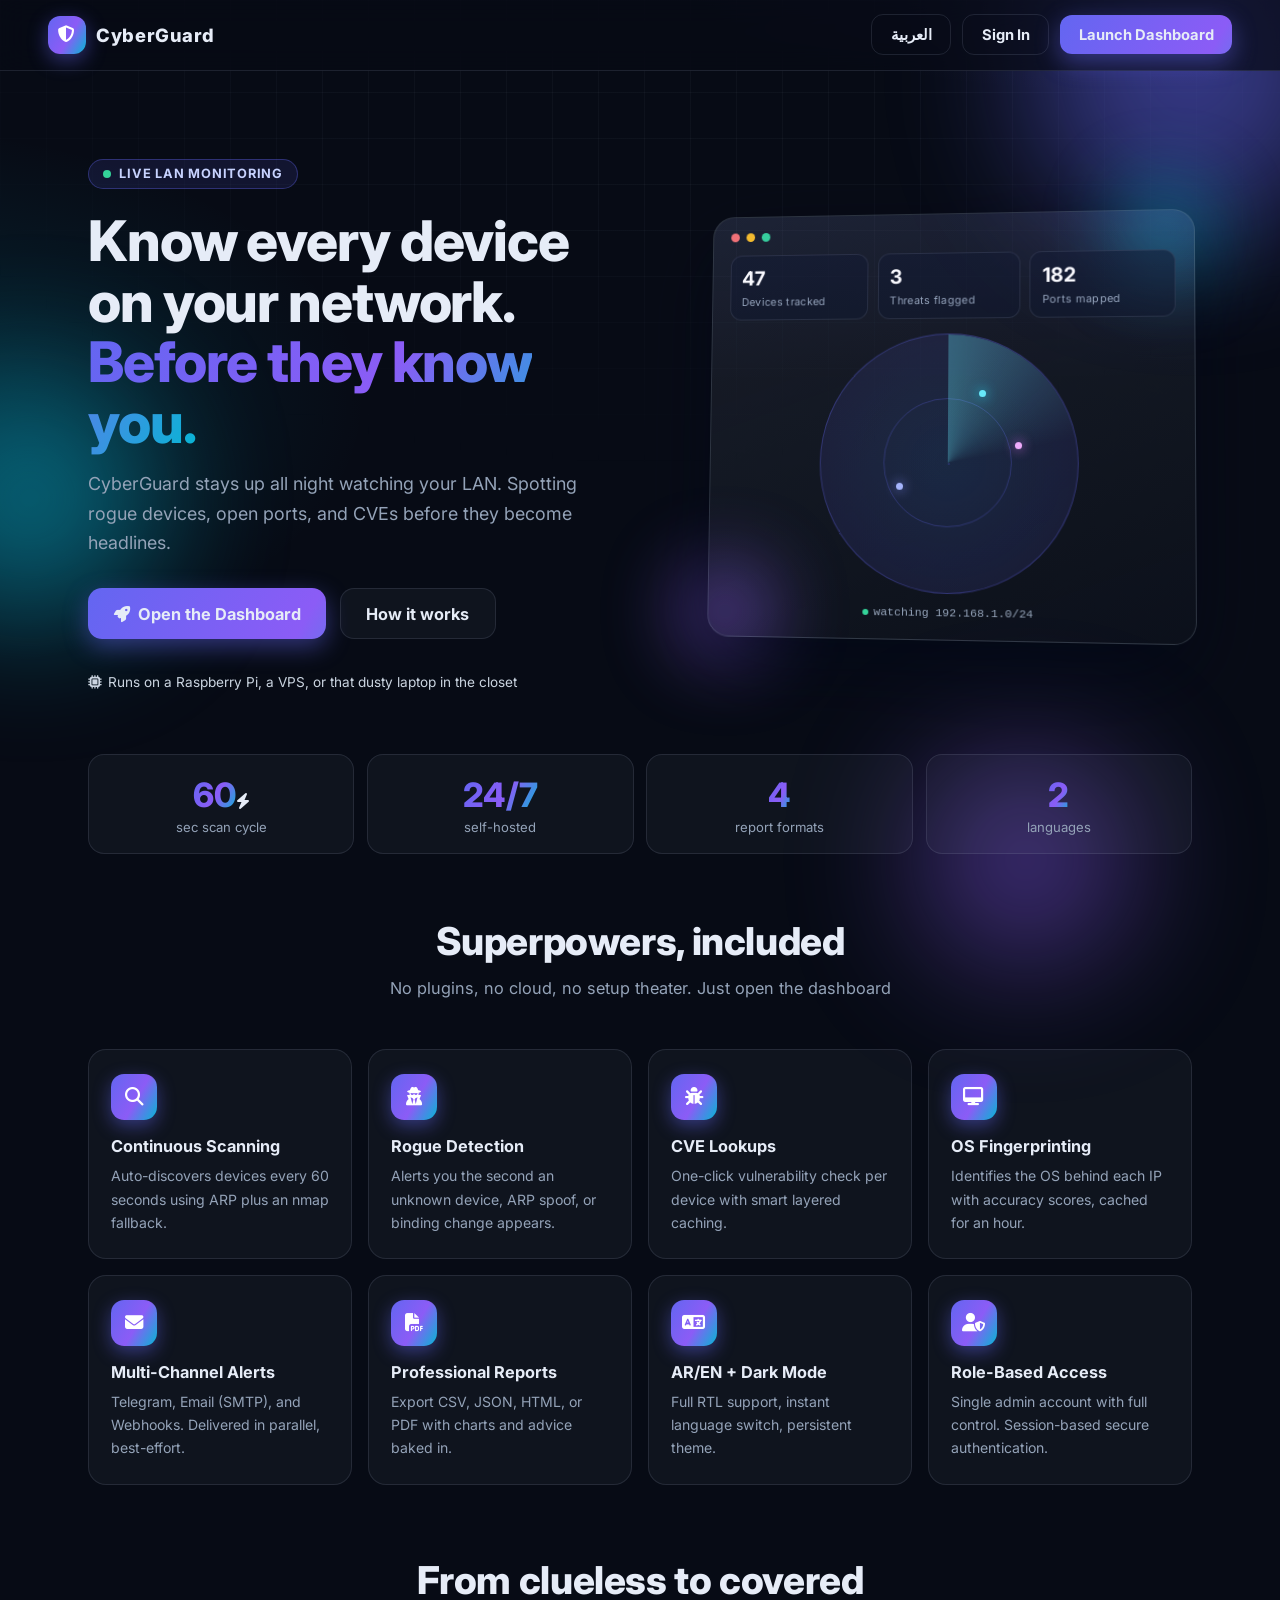
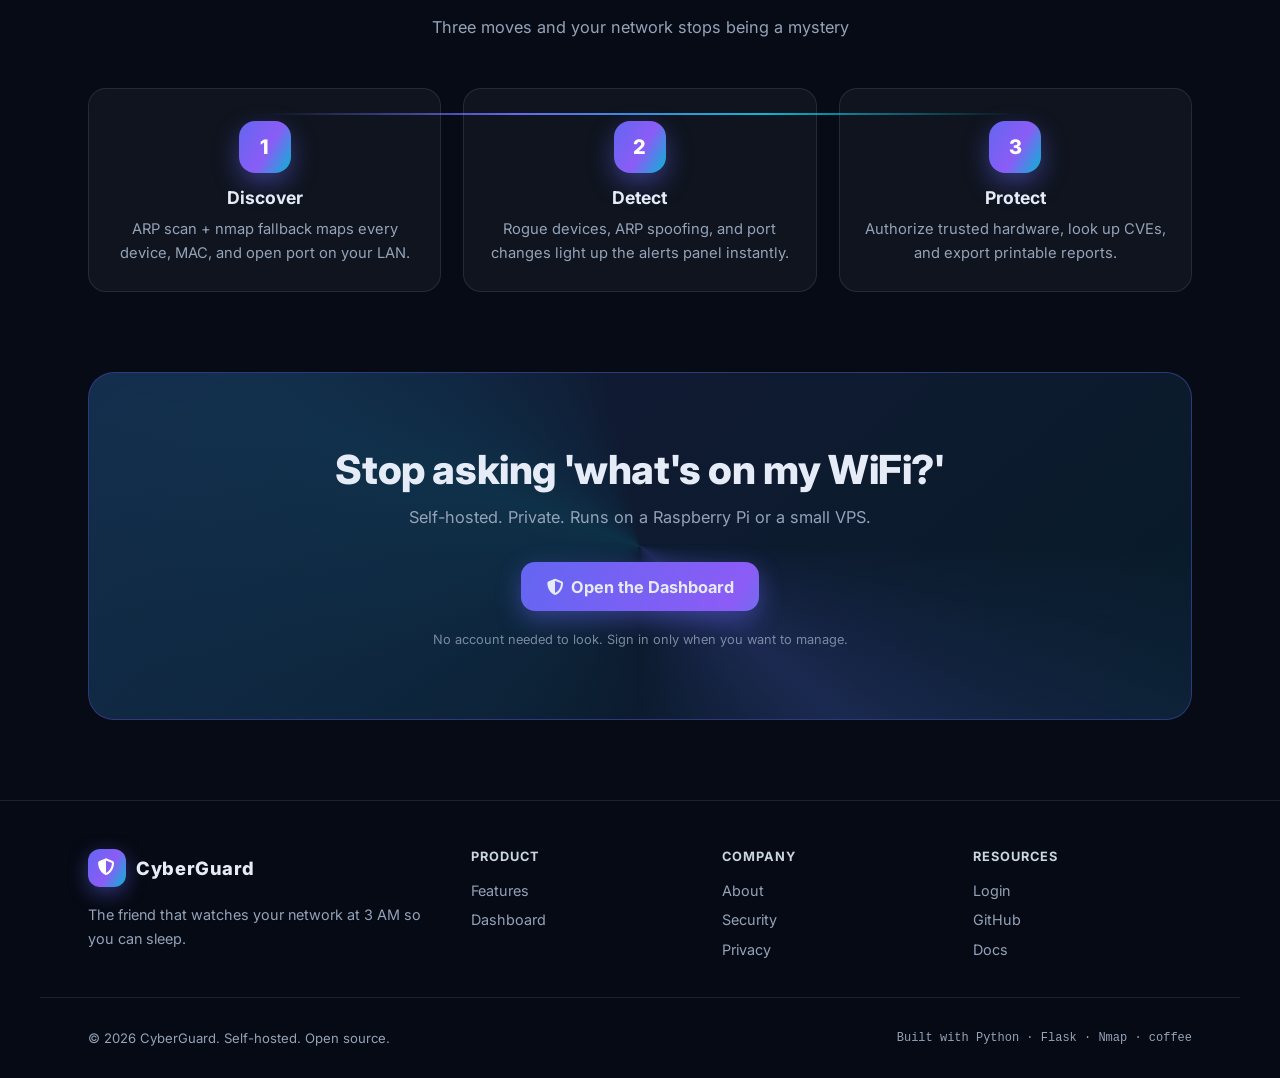
<file: frontend/landing.html>
<!DOCTYPE html>
<html lang="en" dir="ltr">
<head>
    <meta charset="UTF-8">
    <meta name="viewport" content="width=device-width, initial-scale=1.0">
    <meta name="description" content="CyberGuard - Network Security Monitoring">
    <title data-i18n="landing.brand">CyberGuard | Your LAN's paranoid roommate</title>
    <link rel="preconnect" href="https://fonts.googleapis.com">
    <link rel="preconnect" href="https://fonts.gstatic.com" crossorigin>
    <link href="https://fonts.googleapis.com/css2?family=Inter:wght@400;500;600;700;800&display=swap" rel="stylesheet">
    <link rel="stylesheet" href="https://cdnjs.cloudflare.com/ajax/libs/font-awesome/6.5.1/css/all.min.css">
    <link rel="stylesheet" href="css/pages.css">
    <script src="js/i18n.js"></script>
</head>
<body class="lp-page">
    <div class="lp-orb o1"></div>
    <div class="lp-orb o2"></div>
    <div class="lp-orb o3"></div>

    <header class="lp-nav">
        <a href="/" class="lp-logo">
            <span class="lp-logo-ic"><i class="fas fa-shield-halved"></i></span>
            <span data-i18n="landing.brand">CyberGuard</span>
        </a>
        <div class="lp-nav-actions">
            <button class="lp-btn lp-btn-ghost lp-lang-btn" id="lang-toggle" aria-label="Language">EN</button>
            <a href="/login" class="lp-btn lp-btn-ghost" data-i18n="landing.signIn">Sign In</a>
            <a href="/dashboard" class="lp-btn lp-btn-primary" data-i18n="landing.getStarted">Launch Dashboard</a>
        </div>
    </header>

    <main>
        <section class="lp-hero">
            <div class="lp-hero-content">
                <div class="lp-hero-badge">
                    <span class="lp-badge-dot"></span>
                    <span data-i18n="landing.badge">Live LAN monitoring</span>
                </div>
                <h1>
                    <span data-i18n="landing.headline">Know every device on your network.</span>
                    <span class="lp-hero-accent" data-i18n="landing.headlineAccent">Before they know you.</span>
                </h1>
                <p class="lead" data-i18n="landing.subtitle">CyberGuard stays up all night watching your LAN. Spotting rogue devices, open ports, and CVEs before they become headlines.</p>
                <div class="lp-hero-actions">
                    <a href="/dashboard" class="lp-btn lp-btn-primary lp-btn-lg">
                        <i class="fas fa-rocket"></i>
                        <span data-i18n="landing.startFree">Open the Dashboard</span>
                    </a>
                    <a href="#how" class="lp-btn lp-btn-outline lp-btn-lg" data-i18n="landing.watchDemo">How it works</a>
                </div>
                <div class="lp-hero-trust">
                    <span class="lp-trust-item"><i class="fas fa-microchip"></i> <span data-i18n="landing.trustedBy">Runs on a Raspberry Pi, a VPS, or that dusty laptop in the closet</span></span>
                </div>
            </div>

            <div class="lp-hero-visual">
                <div class="lp-orb-mini m1"></div>
                <div class="lp-orb-mini m2"></div>
                <div class="lp-frame">
                    <div class="lp-frame-bar"><span></span><span></span><span></span></div>
                    <div class="lp-frame-stats">
                        <div class="lp-mini-stat"><b data-count="47">0</b><span data-i18n="landing.devices">Devices tracked</span></div>
                        <div class="lp-mini-stat"><b data-count="3">0</b><span data-i18n="landing.alerts">Threats flagged</span></div>
                        <div class="lp-mini-stat"><b data-count="182">0</b><span data-i18n="landing.ports">Ports mapped</span></div>
                    </div>
                    <div class="lp-radar">
                        <div class="lp-radar-sweep"></div>
                        <span class="lp-radar-blip b1"></span>
                        <span class="lp-radar-blip b2"></span>
                        <span class="lp-radar-blip b3"></span>
                    </div>
                    <p class="lp-frame-note"><span class="lp-note-blip"></span>watching 192.168.1.0/24</p>
                </div>
            </div>
        </section>

        <section class="lp-strip">
            <div class="lp-strip-grid">
                <div class="lp-stat-cell"><span class="lp-stat-num" data-count="60">0</span><i class="fas fa-bolt"></i><div class="lp-stat-label" data-i18n="landing.scanSeconds">sec scan cycle</div></div>
                <div class="lp-stat-cell"><span class="lp-stat-num">24/7</span><div class="lp-stat-label" data-i18n="landing.selfHosted">self-hosted</div></div>
                <div class="lp-stat-cell"><span class="lp-stat-num" data-count="4">0</span><div class="lp-stat-label" data-i18n="landing.reportFormats">report formats</div></div>
                <div class="lp-stat-cell"><span class="lp-stat-num" data-count="2">0</span><div class="lp-stat-label" data-i18n="landing.languages">languages</div></div>
            </div>
        </section>

        <section id="features" class="lp-section">
            <div class="lp-section-head">
                <h2 data-i18n="landing.featuresTitle">Superpowers, included</h2>
                <p data-i18n="landing.featuresSubtitle">No plugins, no cloud, no setup theater. Just open the dashboard</p>
            </div>
            <div class="lp-features-grid">
                <article class="lp-feature">
                    <div class="lp-feature-ic"><i class="fas fa-magnifying-glass"></i></div>
                    <h3 data-i18n="landing.f1.title">Continuous Scanning</h3>
                    <p data-i18n="landing.f1.desc">Auto-discovers devices every 60 seconds using ARP plus an nmap fallback.</p>
                </article>
                <article class="lp-feature">
                    <div class="lp-feature-ic"><i class="fas fa-user-secret"></i></div>
                    <h3 data-i18n="landing.f2.title">Rogue Detection</h3>
                    <p data-i18n="landing.f2.desc">Alerts you the second an unknown device, ARP spoof, or binding change appears.</p>
                </article>
                <article class="lp-feature">
                    <div class="lp-feature-ic"><i class="fas fa-bug"></i></div>
                    <h3 data-i18n="landing.f3.title">CVE Lookups</h3>
                    <p data-i18n="landing.f3.desc">One-click vulnerability check per device with smart layered caching.</p>
                </article>
                <article class="lp-feature">
                    <div class="lp-feature-ic"><i class="fas fa-desktop"></i></div>
                    <h3 data-i18n="landing.f4.title">OS Fingerprinting</h3>
                    <p data-i18n="landing.f4.desc">Identifies the OS behind each IP with accuracy scores, cached for an hour.</p>
                </article>
                <article class="lp-feature">
                    <div class="lp-feature-ic"><i class="fas fa-envelope"></i></div>
                    <h3 data-i18n="landing.f5.title">Multi-Channel Alerts</h3>
                    <p data-i18n="landing.f5.desc">Telegram, Email (SMTP), and Webhooks. Delivered in parallel, best-effort.</p>
                </article>
                <article class="lp-feature">
                    <div class="lp-feature-ic"><i class="fas fa-file-pdf"></i></div>
                    <h3 data-i18n="landing.f6.title">Professional Reports</h3>
                    <p data-i18n="landing.f6.desc">Export CSV, JSON, HTML, or PDF with charts and advice baked in.</p>
                </article>
                <article class="lp-feature">
                    <div class="lp-feature-ic"><i class="fas fa-language"></i></div>
                    <h3 data-i18n="landing.f7.title">AR/EN + Dark Mode</h3>
                    <p data-i18n="landing.f7.desc">Full RTL support, instant language switch, persistent theme.</p>
                </article>
                <article class="lp-feature">
                    <div class="lp-feature-ic"><i class="fas fa-user-shield"></i></div>
                    <h3 data-i18n="landing.f8.title">Role-Based Access</h3>
                    <p data-i18n="landing.f8.desc">Single admin account with full control. Session-based secure authentication.</p>
                </article>
            </div>
        </section>

        <section id="how" class="lp-section" style="margin-top: 4.5rem;">
            <div class="lp-section-head">
                <h2 data-i18n="landing.stepsTitle">From clueless to covered</h2>
                <p data-i18n="landing.stepsSubtitle">Three moves and your network stops being a mystery</p>
            </div>
            <div class="lp-steps">
                <div class="lp-steps-line"></div>
                <div class="lp-step">
                    <div class="lp-step-num">1</div>
                    <h3 data-i18n="landing.step1.title">Discover</h3>
                    <p data-i18n="landing.step1.desc">ARP scan + nmap fallback maps every device, MAC, and open port on your LAN.</p>
                </div>
                <div class="lp-step">
                    <div class="lp-step-num">2</div>
                    <h3 data-i18n="landing.step2.title">Detect</h3>
                    <p data-i18n="landing.step2.desc">Rogue devices, ARP spoofing, and port changes light up the alerts panel instantly.</p>
                </div>
                <div class="lp-step">
                    <div class="lp-step-num">3</div>
                    <h3 data-i18n="landing.step3.title">Protect</h3>
                    <p data-i18n="landing.step3.desc">Authorize trusted hardware, look up CVEs, and export printable reports.</p>
                </div>
            </div>
        </section>

        <section class="lp-cta">
            <div class="lp-cta-card">
                <h2 data-i18n="landing.ctaTitle">Stop asking 'what's on my WiFi?'</h2>
                <p data-i18n="landing.ctaSubtitle">Self-hosted. Private. Runs on a Raspberry Pi or a small VPS.</p>
                <a href="/dashboard" class="lp-btn lp-btn-primary lp-btn-lg">
                    <i class="fas fa-shield-halved"></i>
                    <span data-i18n="landing.ctaButton">Open the Dashboard</span>
                </a>
                <p class="lp-cta-note" data-i18n="landing.ctaNote">No account needed to look. Sign in only when you want to manage.</p>
            </div>
        </section>
    </main>

    <footer class="lp-footer">
        <div class="lp-footer-grid">
            <div class="lp-footer-brand">
                <a href="/" class="lp-logo" style="margin-bottom: 1rem;">
                    <span class="lp-logo-ic"><i class="fas fa-shield-halved"></i></span>
                    <span data-i18n="landing.brand">CyberGuard</span>
                </a>
                <p data-i18n="landing.footerDesc">The friend that watches your network at 3 AM so you can sleep.</p>
            </div>
            <div>
                <h4 data-i18n="landing.product">Product</h4>
                <ul>
                    <li><a href="#features" data-i18n="landing.features">Features</a></li>
                    <li><a href="/dashboard" data-i18n="landing.dashboard">Dashboard</a></li>
                </ul>
            </div>
            <div>
                <h4 data-i18n="landing.company">Company</h4>
                <ul>
                    <li><a href="#" data-modal="about" data-i18n="landing.about">About</a></li>
                    <li><a href="#" data-modal="security" data-i18n="landing.security">Security</a></li>
                    <li><a href="#" data-modal="privacy" data-i18n="landing.privacy">Privacy</a></li>
                </ul>
            </div>
            <div>
                <h4 data-i18n="landing.resources">Resources</h4>
                <ul>
                    <li><a href="/login" data-i18n="landing.login">Login</a></li>
                    <li><a href="https://github.com" data-clip="git clone https://github.com/<you>/cyberwatch.git" data-i18n-title="lp.docs.copyHint" target="_blank" rel="noopener" data-i18n="landing.github">GitHub</a></li>
                    <li><a href="#" data-lp-docs data-i18n="landing.docs">Docs</a></li>
                </ul>
            </div>
        </div>
        <div class="lp-footer-bottom">
            <p data-i18n="landing.copyright">© 2026 CyberGuard. Self-hosted. Open source.</p>
            <span class="lp-built" data-i18n="landing.builtWith">Built with Python · Flask · Nmap · coffee</span>
        </div>
    </footer>

    <!-- Info modals: About / Security / Privacy -->
    <div class="lp-modal" id="lp-modal" hidden aria-hidden="true">
        <div class="lp-modal-backdrop" data-lp-close></div>
        <div class="lp-modal-card" role="dialog" aria-modal="true" aria-labelledby="lp-modal-title">
            <button class="lp-modal-x" id="lp-modal-close" aria-label="Close">
                <i class="fas fa-times"></i>
            </button>

            <div class="lp-panel" id="lp-panel-about">
                <div class="lp-panel-icon"><i class="fas fa-code-branch"></i></div>
                <h3 id="lp-modal-title" data-i18n="lp.about.title">About CyberGuard</h3>
                <p data-i18n="lp.about.body">CyberGuard started with a question: why does network security need a PhD, a VPN subscription, and a weekend of YAML? So we built a self-hosted watchdog that scans your LAN on its own schedule, spots what changed, and tells you what matters in plain words.</p>
                <div class="lp-chips">
                    <span class="lp-chip"><i class="fas fa-cloud"></i> <span data-i18n="lp.about.c1">0 cloud servers</span></span>
                    <span class="lp-chip"><i class="fas fa-bolt"></i> <span data-i18n="lp.about.c2">60 sec scan cycles</span></span>
                    <span class="lp-chip"><i class="fas fa-gauge-high"></i> <span data-i18n="lp.about.c3">1 dashboard</span></span>
                </div>
            </div>

            <div class="lp-panel" id="lp-panel-security" hidden>
                <div class="lp-panel-icon"><i class="fas fa-lock"></i></div>
                <h3 data-i18n="lp.security.title">Security posture</h3>
                <p data-i18n="lp.security.body">Everything runs on your machine. Scans stay inside your LAN, the admin dashboard lives behind a signed session, and nothing phones home. If a feature needs admin rights, it asks for them; if it does not, it leaves your privileges alone.</p>
                <div class="lp-chips">
                    <span class="lp-chip"><i class="fas fa-key"></i> <span data-i18n="lp.security.c1">Session-based auth</span></span>
                    <span class="lp-chip"><i class="fas fa-eye-slash"></i> <span data-i18n="lp.security.c2">No telemetry</span></span>
                    <span class="lp-chip"><i class="fas fa-database"></i> <span data-i18n="lp.security.c3">Local SQLite only</span></span>
                </div>
            </div>

            <div class="lp-panel" id="lp-panel-privacy" hidden>
                <div class="lp-panel-icon"><i class="fas fa-user-shield"></i></div>
                <h3 data-i18n="lp.privacy.title">Privacy promise</h3>
                <p data-i18n="lp.privacy.body">There is no data to sell, because nothing ever leaves home. The dashboard holds device IPs, MACs and ports for your own eyes only, and your preferences live in your browser, not on a server.</p>
                <div class="lp-chips">
                    <span class="lp-chip"><i class="fas fa-house-circle-check"></i> <span data-i18n="lp.privacy.c1">Data stays local</span></span>
                    <span class="lp-chip"><i class="fas fa-user-tag"></i> <span data-i18n="lp.privacy.c2">Anonymous usage</span></span>
                    <span class="lp-chip"><i class="fas fa-scroll"></i> <span data-i18n="lp.privacy.c3">The log is yours</span></span>
                </div>
            </div>

            <div class="lp-panel" id="lp-panel-docs" hidden>
                <div class="lp-panel-icon"><i class="fas fa-book-open"></i></div>
                <h3 data-i18n="lp.docs.title">Quick start</h3>
                <p data-i18n="lp.docs.body">Self-hosted in one command. No accounts to create, no cloud to sync.</p>
                <div class="lp-code">
                    <div class="lp-code-row" data-clip="pip install -r requirements.txt" title="Copy">
                        <span class="lp-code-num">1</span>
                        <code>pip install -r requirements.txt</code>
                        <span class="lp-code-copy"><i class="fas fa-copy"></i></span>
                    </div>
                    <div class="lp-code-row" data-clip="python backend/app.py" title="Copy">
                        <span class="lp-code-num">2</span>
                        <code>python backend/app.py</code>
                        <span class="lp-code-copy"><i class="fas fa-copy"></i></span>
                    </div>
                    <div class="lp-code-row" data-clip="http://localhost:5000" title="Copy">
                        <span class="lp-code-num">3</span>
                        <code>open http://localhost:5000</code>
                        <span class="lp-code-copy"><i class="fas fa-copy"></i></span>
                    </div>
                </div>
                <div class="lp-chips">
                    <span class="lp-chip"><i class="fas fa-server"></i> <span data-i18n="lp.docs.c1">Self-hosted</span></span>
                    <span class="lp-chip"><i class="fas fa-cloud-slash"></i> <span data-i18n="lp.docs.c2">No cloud</span></span>
                    <span class="lp-chip"><i class="fas fa-code"></i> <span data-i18n="lp.docs.c3">Open source</span></span>
                </div>
            </div>
        </div>
    </div>

    <!-- Floating toast for clipboard feedback -->
    <div class="lp-toast" id="lp-toast" hidden>
        <i class="fas fa-check"></i>
        <span></span>
    </div>

    <script>
        document.addEventListener('DOMContentLoaded', () => {
            // Info modals (About / Security / Privacy)
            const modal = document.getElementById('lp-modal');
            const closeBtn = document.getElementById('lp-modal-close');
            const openInfoModal = (name) => {
                document.querySelectorAll('.lp-panel').forEach((p) => {
                    p.hidden = p.id !== `lp-panel-${name}`;
                });
                modal.hidden = false;
                modal.setAttribute('aria-hidden', 'false');
                document.body.classList.add('lp-modal-open');
                closeBtn.focus();
            };
            const closeInfoModal = () => {
                modal.hidden = true;
                modal.setAttribute('aria-hidden', 'true');
                document.body.classList.remove('lp-modal-open');
            };
            document.querySelectorAll('[data-modal]').forEach((a) => {
                a.addEventListener('click', (e) => {
                    e.preventDefault();
                    openInfoModal(a.dataset.modal);
                });
            });
            closeBtn.addEventListener('click', closeInfoModal);
            modal.addEventListener('click', (e) => {
                if (e.target.closest('[data-lp-close]')) closeInfoModal();
            });
            document.addEventListener('keydown', (e) => {
                if (e.key === 'Escape' && !modal.hidden) closeInfoModal();
            });
            document.querySelectorAll('[data-lp-docs]').forEach((a) => {
                a.addEventListener('click', (e) => {
                    e.preventDefault();
                    openInfoModal('docs');
                });
            });

            // Clipboard: clone command + docs quick-start lines
            const toast = document.getElementById('lp-toast');
            const toastMsg = toast.querySelector('span');
            let toastTimer = null;
            const showToast = () => {
                toastMsg.textContent = document.documentElement.lang === 'ar'
                    ? 'تم النسخ إلى الحافظة'
                    : 'Copied to clipboard';
                toast.hidden = false;
                toast.classList.add('lp-toast-show');
                clearTimeout(toastTimer);
                toastTimer = setTimeout(() => {
                    toast.classList.remove('lp-toast-show');
                    toast.hidden = true;
                }, 2000);
            };
            document.querySelectorAll('[data-clip]').forEach((el) => {
                el.addEventListener('click', (e) => {
                    e.preventDefault();
                    const text = el.dataset.clip;
                    if (navigator.clipboard && navigator.clipboard.writeText) {
                        navigator.clipboard.writeText(text).then(showToast, showToast);
                    } else {
                        const ta = document.createElement('textarea');
                        ta.value = text;
                        document.body.appendChild(ta);
                        ta.select();
                        try { document.execCommand('copy'); } catch (err) {}
                        document.body.removeChild(ta);
                        showToast();
                    }
                });
            });

            // Animate numbers up once in view
            const counters = document.querySelectorAll('[data-count]');
            if ('IntersectionObserver' in window) {
                const io = new IntersectionObserver((entries) => {
                    entries.forEach((entry) => {
                        if (!entry.isIntersecting) return;
                        const el = entry.target;
                        io.unobserve(el);
                        const target = parseInt(el.dataset.count, 10);
                        const dur = 1200;
                        const start = performance.now();
                        const step = (now) => {
                            const p = Math.min((now - start) / dur, 1);
                            const eased = 1 - Math.pow(1 - p, 3);
                            el.textContent = Math.round(target * eased).toLocaleString();
                            if (p < 1) requestAnimationFrame(step);
                        };
                        requestAnimationFrame(step);
                    });
                }, { threshold: 0.4 });
                counters.forEach((el) => io.observe(el));
            } else {
                counters.forEach((el) => { el.textContent = el.dataset.count; });
            }
        });
    </script>
</body>
</html>
</file>
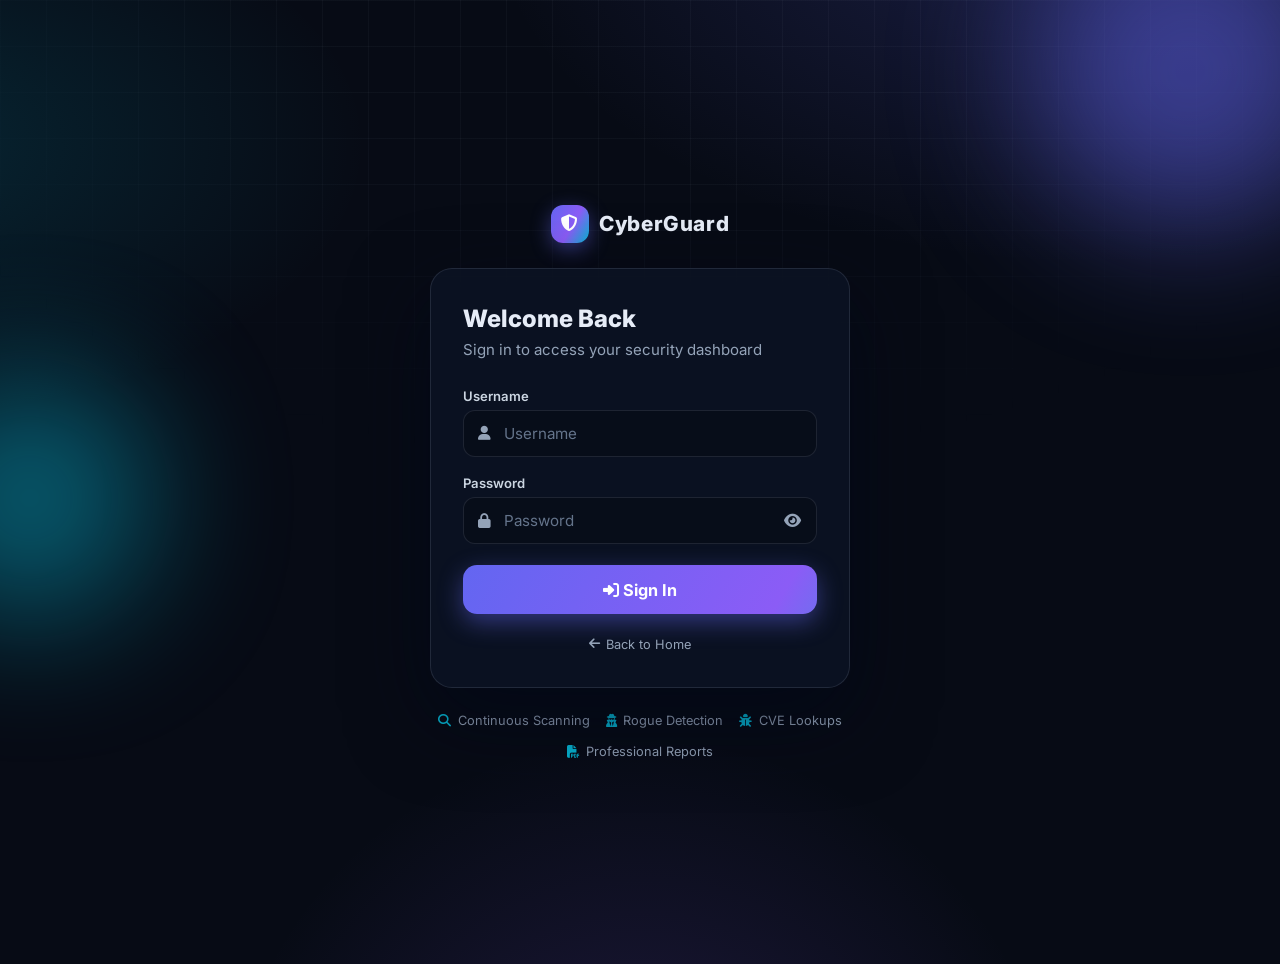
<file: frontend/login.html>
<!DOCTYPE html>
<html lang="en" dir="ltr">
<head>
    <meta charset="UTF-8">
    <meta name="viewport" content="width=device-width, initial-scale=1.0">
    <meta name="description" content="CyberGuard Login">
    <title data-i18n="login.title">CyberGuard | Sign In</title>
    <link rel="preconnect" href="https://fonts.googleapis.com">
    <link rel="preconnect" href="https://fonts.gstatic.com" crossorigin>
    <link href="https://fonts.googleapis.com/css2?family=Inter:wght@400;500;600;700;800&display=swap" rel="stylesheet">
    <link rel="stylesheet" href="https://cdnjs.cloudflare.com/ajax/libs/font-awesome/6.5.1/css/all.min.css">
    <link rel="stylesheet" href="css/pages.css">
    <script src="js/i18n.js"></script>
</head>
<body class="lp-page login">
    <div class="lp-orb o1"></div>
    <div class="lp-orb o2"></div>

    <div class="lp-login-wrap">
        <div class="lp-login-brand">
            <a href="/" class="lp-logo">
                <span class="lp-logo-ic"><i class="fas fa-shield-halved"></i></span>
                <span data-i18n="landing.brand">CyberGuard</span>
            </a>
        </div>

        <div class="lp-login-card">
            <h1 data-i18n="login.title">Welcome Back</h1>
            <p class="lp-login-sub" data-i18n="login.subtitle">Sign in to access your security dashboard</p>

            <form id="login-form" novalidate>
                <div class="lp-form-group">
                    <label for="login-username" class="lp-form-label" data-i18n="login.username">Username</label>
                    <div class="lp-input-wrap">
                        <i class="fas fa-user"></i>
                        <input type="text" id="login-username" name="username" autocomplete="username" required placeholder="admin" data-i18n-placeholder="login.username">
                    </div>
                </div>

                <div class="lp-form-group">
                    <label for="login-password" class="lp-form-label" data-i18n="login.password">Password</label>
                    <div class="lp-input-wrap">
                        <i class="fas fa-lock"></i>
                        <input type="password" id="login-password" name="password" autocomplete="current-password" required placeholder="••••••••" data-i18n-placeholder="login.password">
                        <button type="button" class="lp-pw-toggle" aria-label="Toggle password visibility">
                            <i class="fas fa-eye"></i>
                        </button>
                    </div>
                </div>

                <div class="lp-login-error" id="login-error" role="alert" aria-live="polite"></div>

                <button type="submit" class="lp-btn lp-btn-primary lp-btn-lg" id="login-btn">
                    <span class="btn-text"><i class="fas fa-sign-in-alt"></i> <span data-i18n="login.login">Sign In</span></span>
                    <span class="btn-loading" style="display: none;"><i class="fas fa-spinner fa-spin"></i> <span data-i18n="login.signingIn">Signing in...</span></span>
                </button>
            </form>

            <div class="lp-login-footer">
                <a href="/" class="back-home">
                    <i class="fas fa-arrow-left"></i>
                    <span data-i18n="landing.backHome">Back to Home</span>
                </a>
            </div>
        </div>

        <div class="lp-login-minis">
            <span class="lp-ministrip"><i class="fas fa-magnifying-glass"></i> <span data-i18n="landing.f1.title">Continuous Scanning</span></span>
            <span class="lp-ministrip"><i class="fas fa-user-secret"></i> <span data-i18n="landing.f2.title">Rogue Detection</span></span>
            <span class="lp-ministrip"><i class="fas fa-bug"></i> <span data-i18n="landing.f3.title">CVE Lookups</span></span>
            <span class="lp-ministrip"><i class="fas fa-file-pdf"></i> <span data-i18n="landing.f6.title">Professional Reports</span></span>
        </div>
    </div>

    <script src="js/i18n.js"></script>
    <script>
        document.addEventListener('DOMContentLoaded', () => {
            const toggleBtn = document.querySelector('.lp-pw-toggle');
            const passwordInput = document.getElementById('login-password');
            if (toggleBtn && passwordInput) {
                toggleBtn.addEventListener('click', () => {
                    const type = passwordInput.type === 'password' ? 'text' : 'password';
                    passwordInput.type = type;
                    toggleBtn.querySelector('i').classList.toggle('fa-eye');
                    toggleBtn.querySelector('i').classList.toggle('fa-eye-slash');
                });
            }

            const form = document.getElementById('login-form');
            const errorEl = document.getElementById('login-error');
            const btn = document.getElementById('login-btn');
            const btnText = btn.querySelector('.btn-text');
            const btnLoading = btn.querySelector('.btn-loading');

            form.addEventListener('submit', async (e) => {
                e.preventDefault();
                errorEl.style.display = 'none';
                errorEl.textContent = '';

                const username = document.getElementById('login-username').value.trim();
                const password = document.getElementById('login-password').value;

                if (!username || !password) {
                    showError(window.i18n ? window.i18n.t('login.invalid') : 'Please enter username and password');
                    return;
                }

                btn.disabled = true;
                btnText.style.display = 'none';
                btnLoading.style.display = 'inline-flex';

                try {
                    const res = await fetch('/api/login', {
                        method: 'POST',
                        headers: { 'Content-Type': 'application/json' },
                        credentials: 'include',
                        body: JSON.stringify({ username, password })
                    });

                    const data = await res.json();

                    if (res.ok && data.status === 'ok') {
                        window.location.href = '/dashboard';
                    } else {
                        showError(data.error || (window.i18n ? window.i18n.t('login.invalidToast') : 'Invalid credentials'));
                    }
                } catch (err) {
                    showError(window.i18n ? window.i18n.t('login.invalidToast') : 'Connection error. Please try again.');
                } finally {
                    btn.disabled = false;
                    btnText.style.display = 'inline-flex';
                    btnLoading.style.display = 'none';
                }
            });

            function showError(msg) {
                errorEl.textContent = msg;
                errorEl.style.display = 'flex';
                document.getElementById('login-username').focus();
            }

            document.getElementById('login-password').addEventListener('keydown', (e) => {
                if (e.key === 'Enter') document.getElementById('login-form').dispatchEvent(new Event('submit'));
            });
        });
    </script>
</body>
</html>
</file>
<file: frontend/css/pages.css>
/* ============================================================
   Public pages — Landing + Login (self-contained dark theme)
   These pages never inherit the dashboard light styles.
   ============================================================ */

.lp-page {
    --lp-bg: #070b15;
    --lp-bg-soft: #0c1220;
    --lp-card: rgba(148, 163, 184, 0.06);
    --lp-card-solid: #0d1526;
    --lp-border: rgba(148, 163, 184, 0.16);
    --lp-text: #e6ecf7;
    --lp-muted: #94a3b8;
    --lp-g1: #6366f1;
    --lp-g2: #8b5cf6;
    --lp-g3: #06b6d4;
    --lp-grad: linear-gradient(120deg, #6366f1, #8b5cf6 55%, #06b6d4);
    --lp-glow: rgba(99, 102, 241, 0.45);

    margin: 0;
    color: var(--lp-text);
    font-family: 'Inter', -apple-system, BlinkMacSystemFont, 'Segoe UI', sans-serif;
    background:
        radial-gradient(1000px 600px at 85% -10%, rgba(99, 102, 241, 0.22), transparent 60%),
        radial-gradient(900px 500px at -10% 15%, rgba(6, 182, 212, 0.16), transparent 55%),
        radial-gradient(700px 700px at 50% 120%, rgba(139, 92, 246, 0.18), transparent 60%),
        var(--lp-bg);
    overflow-x: hidden;
}

.lp-page::before {
    content: '';
    position: fixed;
    inset: 0;
    background-image:
        linear-gradient(rgba(148, 163, 184, 0.05) 1px, transparent 1px),
        linear-gradient(90deg, rgba(148, 163, 184, 0.05) 1px, transparent 1px);
    background-size: 46px 46px;
    mask-image: radial-gradient(ellipse 85% 70% at 50% 0%, #000 30%, transparent 75%);
    pointer-events: none;
    z-index: 0;
}

.lp-page * { box-sizing: border-box; }
.lp-page a { text-decoration: none; color: inherit; }
.lp-page img, .lp-page svg { display: block; max-width: 100%; }

/* cutie glow orbs floating around */
.lp-orb {
    position: fixed;
    border-radius: 50%;
    filter: blur(70px);
    opacity: 0.5;
    z-index: 0;
    pointer-events: none;
    animation: lp-float 14s ease-in-out infinite;
}
.lp-orb.o1 { width: 320px; height: 320px; top: -90px; right: -70px; background: #6366f1; }
.lp-orb.o2 { width: 240px; height: 240px; top: 42%; left: -90px; background: #06b6d4; animation-delay: -5s; }
.lp-orb.o3 { width: 200px; height: 200px; bottom: -60px; right: 12%; background: #8b5cf6; animation-delay: -9s; }
@keyframes lp-float {
    0%, 100% { transform: translate(0, 0) scale(1); }
    33% { transform: translate(18px, -26px) scale(1.08); }
    66% { transform: translate(-14px, 16px) scale(0.94); }
}

/* ---------------------------------------------------------- nav */
.lp-nav {
    position: sticky;
    top: 0;
    z-index: 40;
    display: flex;
    align-items: center;
    justify-content: space-between;
    gap: 1rem;
    padding: 0.9rem clamp(1.2rem, 4vw, 3rem);
    background: rgba(7, 11, 21, 0.72);
    backdrop-filter: blur(14px);
    -webkit-backdrop-filter: blur(14px);
    border-bottom: 1px solid var(--lp-border);
}
.lp-logo {
    display: flex;
    align-items: center;
    gap: 0.65rem;
    font-weight: 800;
    font-size: 1.15rem;
    letter-spacing: 0.03em;
}
.lp-logo-ic {
    display: inline-flex;
    align-items: center;
    justify-content: center;
    width: 38px;
    height: 38px;
    border-radius: 12px;
    background: var(--lp-grad);
    color: #fff;
    font-size: 1.05rem;
    box-shadow: 0 6px 20px var(--lp-glow);
}
.lp-nav-actions { display: flex; align-items: center; gap: 0.7rem; }

.lp-btn {
    display: inline-flex;
    align-items: center;
    gap: 0.5rem;
    padding: 0.65rem 1.15rem;
    border-radius: 12px;
    font-size: 0.92rem;
    font-weight: 700;
    color: var(--lp-text);
    background: var(--lp-card);
    border: 1px solid var(--lp-border);
    cursor: pointer;
    transition: transform 0.18s ease, box-shadow 0.18s ease, background 0.18s ease, border-color 0.18s ease;
    font-family: inherit;
}
.lp-btn:hover { transform: translateY(-2px); border-color: rgba(148, 163, 184, 0.34); }
.lp-btn-ghost { background: transparent; }
.lp-btn-primary {
    background: var(--lp-grad);
    background-size: 160% 160%;
    border: none;
    color: #fff;
    box-shadow: 0 8px 24px var(--lp-glow);
}
.lp-btn-primary:hover { background-position: 100% 50%; box-shadow: 0 10px 30px rgba(139, 92, 246, 0.55); }
.lp-btn-lg { padding: 0.9rem 1.6rem; font-size: 1.02rem; border-radius: 14px; }
.lp-btn-outline:hover {
    border-color: var(--lp-g1);
    box-shadow: 0 0 0 4px rgba(99, 102, 241, 0.15);
}
.lp-lang-btn { min-width: 2.6rem; justify-content: center; }

/* ---------------------------------------------------------- hero */
.lp-hero {
    position: relative;
    z-index: 1;
    display: grid;
    grid-template-columns: 1.05fr 0.95fr;
    align-items: center;
    gap: clamp(2rem, 6vw, 5rem);
    max-width: 1200px;
    margin: 0 auto;
    padding: clamp(3rem, 8vw, 5.5rem) clamp(1.2rem, 4vw, 3rem) 4rem;
}
.lp-hero-badge {
    display: inline-flex;
    align-items: center;
    gap: 0.5rem;
    padding: 0.42rem 0.9rem;
    border-radius: 999px;
    font-size: 0.8rem;
    font-weight: 700;
    letter-spacing: 0.06em;
    text-transform: uppercase;
    color: #c7d2fe;
    background: rgba(99, 102, 241, 0.12);
    border: 1px solid rgba(99, 102, 241, 0.35);
    margin-bottom: 1.4rem;
}
.lp-badge-dot {
    width: 8px;
    height: 8px;
    border-radius: 50%;
    background: #34d399;
    box-shadow: 0 0 0 0 rgba(52, 211, 153, 0.7);
    animation: lp-ping 2s infinite;
}
@keyframes lp-ping {
    0% { box-shadow: 0 0 0 0 rgba(52, 211, 153, 0.55); }
    70% { box-shadow: 0 0 0 10px rgba(52, 211, 153, 0); }
    100% { box-shadow: 0 0 0 0 rgba(52, 211, 153, 0); }
}
.lp-hero h1 {
    margin: 0 0 1rem;
    font-size: clamp(2rem, 5vw, 3.5rem);
    line-height: 1.08;
    font-weight: 800;
    letter-spacing: -0.02em;
}
.lp-hero-accent {
    background: var(--lp-grad);
    -webkit-background-clip: text;
    background-clip: text;
    color: transparent;
}
.lp-hero p.lead {
    margin: 0 0 1.9rem;
    color: var(--lp-muted);
    font-size: clamp(1rem, 2vw, 1.12rem);
    line-height: 1.65;
    max-width: 34rem;
}
.lp-hero-actions { display: flex; flex-wrap: wrap; gap: 0.85rem; margin-bottom: 2.2rem; }
.lp-hero-trust {
    display: flex;
    flex-wrap: wrap;
    align-items: center;
    gap: 0.6rem;
    color: var(--lp-muted);
    font-size: 0.85rem;
}
.lp-hero-trust .lp-trust-item {
    display: inline-flex;
    align-items: center;
    gap: 0.4rem;
    color: #cbd5e1;
}

/* hero mock dashboard */
.lp-hero-visual { position: relative; }
.lp-frame {
    position: relative;
    border-radius: 22px;
    background: linear-gradient(160deg, rgba(148, 163, 184, 0.12), rgba(148, 163, 184, 0.03));
    border: 1px solid rgba(148, 163, 184, 0.22);
    box-shadow: 0 30px 80px rgba(2, 6, 23, 0.6);
    padding: 1rem 1.1rem 1.2rem;
    overflow: hidden;
    transform: perspective(1200px) rotateY(-6deg) rotateX(3deg);
    transition: transform 0.35s ease;
}
.lp-frame:hover { transform: perspective(1200px) rotateY(0) rotateX(0); }
.lp-frame::before {
    content: '';
    position: absolute;
    inset: 0;
    background: linear-gradient(180deg, rgba(99, 102, 241, 0.06), transparent 40%);
}
.lp-frame-bar {
    display: flex;
    align-items: center;
    gap: 0.45rem;
    margin-bottom: 0.9rem;
}
.lp-frame-bar span { width: 9px; height: 9px; border-radius: 50%; background: #334155; }
.lp-frame-bar span:nth-child(1) { background: #f87171; }
.lp-frame-bar span:nth-child(2) { background: #fbbf24; }
.lp-frame-bar span:nth-child(3) { background: #34d399; }
.lp-frame-stats {
    display: grid;
    grid-template-columns: repeat(3, 1fr);
    gap: 0.6rem;
    margin-bottom: 0.9rem;
}
.lp-mini-stat {
    background: rgba(15, 23, 42, 0.55);
    border: 1px solid var(--lp-border);
    border-radius: 12px;
    padding: 0.65rem 0.7rem;
}
.lp-mini-stat b { display: block; font-size: 1.25rem; color: #fff; }
.lp-mini-stat span { font-size: 0.68rem; color: var(--lp-muted); letter-spacing: 0.03em; }

/* radar ring */
.lp-radar {
    position: relative;
    margin: 0 auto;
    width: min(100%, 260px);
    aspect-ratio: 1;
    border-radius: 50%;
    background: radial-gradient(circle, rgba(6, 182, 212, 0.06), rgba(7, 11, 21, 0) 70%),
        linear-gradient(rgba(99, 102, 241, 0.12), rgba(99, 102, 241, 0.12));
    border: 1px solid rgba(99, 102, 241, 0.32);
    overflow: hidden;
}
.lp-radar::before,
.lp-radar::after {
    content: '';
    position: absolute;
    border-radius: 50%;
    border: 1px solid rgba(99, 102, 241, 0.28);
}
.lp-radar::before { inset: 25%; }
.lp-radar::after { inset: 50%; }
.lp-radar-sweep {
    position: absolute;
    inset: 0;
    border-radius: 50%;
    background: conic-gradient(from 0deg, rgba(103, 232, 249, 0.32), rgba(103, 232, 249, 0) 22%);
    animation: lp-spin 4s linear infinite;
}
@keyframes lp-spin { to { transform: rotate(360deg); } }
.lp-radar-blip {
    position: absolute;
    width: 7px;
    height: 7px;
    border-radius: 50%;
    background: #67e8f9;
    box-shadow: 0 0 12px #22d3ee;
    animation: lp-blink 2.4s ease-in-out infinite;
}
.lp-radar-blip.b1 { top: 22%; left: 62%; }
.lp-radar-blip.b2 { top: 58%; left: 30%; animation-delay: 0.8s; background: #a5b4fc; box-shadow: 0 0 12px #818cf8; }
.lp-radar-blip.b3 { top: 42%; left: 76%; animation-delay: 1.5s; background: #f0abfc; box-shadow: 0 0 12px #e879f9; }
@keyframes lp-blink { 0%, 100% { opacity: 0.25; } 50% { opacity: 1; } }
.lp-frame-note {
    position: relative;
    margin: 0.8rem 0 0;
    font-family: ui-monospace, SFMono-Regular, Menlo, Consolas, monospace;
    font-size: 0.72rem;
    color: var(--lp-muted);
    text-align: center;
}
.lp-note-blip { display: inline-block; width: 6px; height: 6px; border-radius: 50%; background: #34d399; margin-right: 0.35rem; }

.lp-orb-mini {
    position: absolute;
    width: 90px;
    height: 90px;
    border-radius: 50%;
    filter: blur(40px);
    opacity: 0.6;
}
.lp-orb-mini.m1 { top: -24px; right: -18px; background: #06b6d4; }
.lp-orb-mini.m2 { bottom: -18px; left: -24px; background: #8b5cf6; }

/* ---------------------------------------------------------- stats strip */
.lp-strip {
    position: relative;
    z-index: 1;
    max-width: 1200px;
    margin: 0 auto 4rem;
    padding: 0 clamp(1.2rem, 4vw, 3rem);
}
.lp-strip-grid {
    display: grid;
    grid-template-columns: repeat(4, 1fr);
    gap: 0.8rem;
}
.lp-stat-cell {
    background: var(--lp-card);
    border: 1px solid var(--lp-border);
    border-radius: 16px;
    padding: 1.15rem 1.2rem;
    text-align: center;
    transition: transform 0.2s ease, border-color 0.2s ease;
}
.lp-stat-cell:hover { transform: translateY(-3px); border-color: rgba(99, 102, 241, 0.5); }
.lp-stat-num {
    font-size: clamp(1.5rem, 3vw, 2.1rem);
    font-weight: 800;
    background: var(--lp-grad);
    -webkit-background-clip: text;
    background-clip: text;
    color: transparent;
}
.lp-stat-label { font-size: 0.82rem; color: var(--lp-muted); margin-top: 0.25rem; }

/* ---------------------------------------------------------- sections */
.lp-section {
    position: relative;
    z-index: 1;
    max-width: 1200px;
    margin: 0 auto;
    padding: 0 clamp(1.2rem, 4vw, 3rem);
}
.lp-section-head { text-align: center; max-width: 44rem; margin: 0 auto 3rem; }
.lp-section-head h2 { font-size: clamp(1.6rem, 3.4vw, 2.4rem); font-weight: 800; margin: 0 0 0.7rem; letter-spacing: -0.01em; }
.lp-section-head p { color: var(--lp-muted); font-size: 1.02rem; line-height: 1.6; margin: 0; }

/* features */
.lp-features-grid {
    display: grid;
    grid-template-columns: repeat(4, 1fr);
    gap: 1rem;
}
.lp-feature {
    position: relative;
    background: var(--lp-card);
    border: 1px solid var(--lp-border);
    border-radius: 18px;
    padding: 1.5rem 1.35rem;
    transition: transform 0.22s ease, box-shadow 0.22s ease, border-color 0.22s ease;
    overflow: hidden;
}
.lp-feature::after {
    content: '';
    position: absolute;
    top: -40%;
    right: -40%;
    width: 120px;
    height: 120px;
    border-radius: 50%;
    background: var(--lp-grad);
    opacity: 0;
    filter: blur(40px);
    transition: opacity 0.3s ease;
}
.lp-feature:hover { transform: translateY(-6px); border-color: rgba(99, 102, 241, 0.45); box-shadow: 0 16px 40px rgba(2, 6, 23, 0.5); }
.lp-feature:hover::after { opacity: 0.35; }
.lp-feature-ic {
    display: inline-flex;
    align-items: center;
    justify-content: center;
    width: 46px;
    height: 46px;
    border-radius: 13px;
    font-size: 1.15rem;
    color: #fff;
    background: var(--lp-grad);
    margin-bottom: 1rem;
    box-shadow: 0 6px 18px var(--lp-glow);
    transition: transform 0.25s ease;
}
.lp-feature:hover .lp-feature-ic { transform: rotate(-8deg) scale(1.08); }
.lp-feature h3 { font-size: 1.02rem; font-weight: 700; margin: 0 0 0.5rem; }
.lp-feature p { margin: 0; color: var(--lp-muted); font-size: 0.88rem; line-height: 1.65; }

/* how it works */
.lp-steps {
    display: grid;
    grid-template-columns: repeat(3, 1fr);
    gap: 1.4rem;
    position: relative;
}
.lp-step {
    position: relative;
    background: var(--lp-card);
    border: 1px solid var(--lp-border);
    border-radius: 18px;
    padding: 2rem 1.5rem 1.6rem;
    text-align: center;
}
.lp-step-num {
    display: inline-flex;
    align-items: center;
    justify-content: center;
    width: 52px;
    height: 52px;
    margin: 0 auto 0.9rem;
    border-radius: 16px;
    font-weight: 800;
    font-size: 1.25rem;
    color: #fff;
    background: var(--lp-grad);
    box-shadow: 0 10px 26px var(--lp-glow);
}
.lp-step h3 { font-size: 1.1rem; margin: 0 0 0.55rem; }
.lp-step p { margin: 0; color: var(--lp-muted); font-size: 0.92rem; line-height: 1.65; }
.lp-steps-line {
    position: absolute;
    top: 25px;
    left: 16%;
    right: 16%;
    height: 2px;
    background: linear-gradient(90deg, transparent, var(--lp-g1), var(--lp-g3), transparent);
    z-index: -1;
}

/* cta */
.lp-cta {
    position: relative;
    z-index: 1;
    max-width: 1200px;
    margin: 5rem auto;
    padding: 0 clamp(1.2rem, 4vw, 3rem);
}
.lp-cta-card {
    position: relative;
    text-align: center;
    border-radius: 26px;
    padding: clamp(2.5rem, 6vw, 4.5rem) clamp(1.5rem, 5vw, 4rem);
    background: linear-gradient(140deg, rgba(99, 102, 241, 0.16), rgba(6, 182, 212, 0.1));
    border: 1px solid rgba(99, 102, 241, 0.4);
    overflow: hidden;
}
.lp-cta-card::before {
    content: '';
    position: absolute;
    inset: -40%;
    background: conic-gradient(from 90deg, transparent 0deg, rgba(99, 102, 241, 0.18) 40deg, transparent 90deg, rgba(6, 182, 212, 0.14) 200deg, transparent 260deg);
    animation: lp-spin 16s linear infinite;
    z-index: 0;
}
.lp-cta-card > * { position: relative; z-index: 1; }
.lp-cta-card h2 { font-size: clamp(1.6rem, 4vw, 2.5rem); font-weight: 800; margin: 0 0 0.8rem; letter-spacing: -0.01em; }
.lp-cta-card p { color: var(--lp-muted); font-size: 1.02rem; margin: 0 0 1.8rem; }
.lp-cta-card .lp-btn { margin: 0.4rem 0 0; }
.lp-cta-card .lp-cta-note { margin: 1.3rem 0 0; font-size: 0.8rem; color: var(--lp-muted); opacity: 0.8; }

/* ---------------------------------------------------------- footer */
.lp-footer {
    position: relative;
    z-index: 1;
    border-top: 1px solid var(--lp-border);
    background: rgba(7, 11, 21, 0.6);
    margin-top: 3rem;
}
.lp-footer-grid {
    max-width: 1200px;
    margin: 0 auto;
    display: grid;
    grid-template-columns: 1.6fr 1fr 1fr 1fr;
    gap: 2rem;
    padding: 3rem clamp(1.2rem, 4vw, 3rem) 2rem;
}
.lp-footer-brand p { color: var(--lp-muted); font-size: 0.9rem; line-height: 1.65; max-width: 22rem; }
.lp-footer h4 { font-size: 0.8rem; letter-spacing: 0.08em; text-transform: uppercase; color: #cbd5e1; margin: 0 0 1rem; }
.lp-footer ul { list-style: none; display: grid; gap: 0.6rem; margin: 0; padding: 0; }
.lp-footer ul a { color: var(--lp-muted); font-size: 0.9rem; transition: color 0.15s ease; }
.lp-footer ul a:hover { color: var(--lp-text); }
.lp-footer-bottom {
    max-width: 1200px;
    margin: 0 auto;
    display: flex;
    align-items: center;
    justify-content: space-between;
    flex-wrap: wrap;
    gap: 0.6rem;
    padding: 1.2rem clamp(1.2rem, 4vw, 3rem);
    border-top: 1px solid var(--lp-border);
    color: var(--lp-muted);
    font-size: 0.82rem;
}
.lp-built { font-family: ui-monospace, SFMono-Regular, Menlo, Consolas, monospace; font-size: 0.75rem; }

/* ============================================================
   Login page
   ============================================================ */
.lp-page.login {
    display: flex;
    align-items: center;
    justify-content: center;
    min-height: 100vh;
    padding: 2rem 1.2rem;
}
.lp-login-wrap { position: relative; z-index: 1; width: 100%; max-width: 420px; }
.lp-login-brand {
    display: flex;
    justify-content: center;
    margin-bottom: 1.6rem;
}
.lp-login-brand .lp-logo { font-size: 1.3rem; }
.lp-login-card {
    background: rgba(13, 21, 38, 0.75);
    border: 1px solid var(--lp-border);
    border-radius: 22px;
    padding: 2.2rem 2rem;
    backdrop-filter: blur(16px);
    -webkit-backdrop-filter: blur(16px);
    box-shadow: 0 30px 80px rgba(2, 6, 23, 0.6);
}
.lp-login-card h1 { font-size: 1.5rem; font-weight: 800; margin: 0 0 0.4rem; }
.lp-login-card .lp-login-sub { color: var(--lp-muted); font-size: 0.94rem; margin: 0 0 1.8rem; }
.lp-form-group { margin-bottom: 1.15rem; }
.lp-form-label { display: block; font-size: 0.82rem; font-weight: 600; color: #cbd5e1; margin-bottom: 0.4rem; }
.lp-input-wrap { position: relative; }
.lp-input-wrap > i {
    position: absolute;
    left: 0.95rem;
    top: 50%;
    transform: translateY(-50%);
    color: var(--lp-muted);
    font-size: 0.9rem;
}
.lp-input-wrap input {
    width: 100%;
    padding: 0.8rem 0.95rem 0.8rem 2.5rem;
    border-radius: 12px;
    border: 1px solid var(--lp-border);
    background: rgba(7, 11, 21, 0.6);
    color: var(--lp-text);
    font-size: 0.95rem;
    font-family: inherit;
    outline: none;
    transition: border-color 0.18s ease, box-shadow 0.18s ease;
}
.lp-input-wrap input:focus { border-color: var(--lp-g1); box-shadow: 0 0 0 4px rgba(99, 102, 241, 0.18); }
.lp-input-wrap input::placeholder { color: #64748b; }
.lp-pw-toggle {
    position: absolute;
    right: 0.6rem;
    top: 50%;
    transform: translateY(-50%);
    background: transparent;
    border: none;
    color: var(--lp-muted);
    cursor: pointer;
    padding: 0.4rem;
    font-size: 0.95rem;
}
.lp-pw-toggle:hover { color: var(--lp-text); }
.lp-login-error {
    display: none;
    align-items: center;
    gap: 0.5rem;
    background: rgba(239, 68, 68, 0.12);
    border: 1px solid rgba(239, 68, 68, 0.4);
    color: #fca5a5;
    border-radius: 12px;
    padding: 0.7rem 0.9rem;
    font-size: 0.85rem;
    margin-bottom: 1rem;
}
.lp-login-card .lp-btn-primary { width: 100%; justify-content: center; margin-top: 0.2rem; }
.lp-login-footer {
    display: flex;
    align-items: center;
    justify-content: center;
    flex-wrap: wrap;
    gap: 0.6rem;
    margin-top: 1.4rem;
    font-size: 0.8rem;
    color: var(--lp-muted);
}
.lp-login-footer code {
    background: rgba(148, 163, 184, 0.12);
    border: 1px solid var(--lp-border);
    padding: 0.1rem 0.4rem;
    border-radius: 6px;
    font-size: 0.78rem;
    color: #cbd5e1;
}
.lp-login-footer a { display: inline-flex; align-items: center; gap: 0.4rem; color: var(--lp-muted); }
.lp-login-footer a:hover { color: var(--lp-text); }
.lp-login-minis {
    display: flex;
    align-items: center;
    justify-content: center;
    flex-wrap: wrap;
    gap: 1rem;
    margin-top: 1.6rem;
    color: var(--lp-muted);
    font-size: 0.8rem;
}
.lp-ministrip { display: inline-flex; align-items: center; gap: 0.4rem; }
.lp-ministrip i { color: var(--lp-g3); }

/* ---------------------------------------------------------- RTL */
[dir="rtl"] .lp-hero { text-align: right; }
[dir="rtl"] .lp-input-wrap > i { left: auto; right: 0.95rem; }
[dir="rtl"] .lp-input-wrap input { padding: 0.8rem 2.5rem 0.8rem 0.95rem; }
[dir="rtl"] .lp-pw-toggle { right: auto; left: 0.6rem; }
[dir="rtl"] .lp-hero-visual { transform: scaleX(-1); }
[dir="rtl"] .lp-hero-visual * { transform: scaleX(-1); }

/* ---------------------------------------------------------- responsive */
@media (max-width: 1024px) {
    .lp-hero { grid-template-columns: 1fr; }
    .lp-features-grid { grid-template-columns: repeat(2, 1fr); }
    .lp-footer-grid { grid-template-columns: 1fr 1fr; }
}
@media (max-width: 700px) {
    .lp-strip-grid { grid-template-columns: repeat(2, 1fr); }
    .lp-features-grid { grid-template-columns: 1fr; }
    .lp-steps { grid-template-columns: 1fr; gap: 0.7rem; }
    .lp-steps-line { display: none; }
    .lp-footer-grid { grid-template-columns: 1fr; gap: 1.5rem; }
    .lp-footer-bottom { justify-content: center; text-align: center; }
    .lp-nav { flex-wrap: wrap; }
}
@media (prefers-reduced-motion: reduce) {
    .lp-orb, .lp-radar-sweep, .lp-cta-card::before, .lp-orb-mini { animation: none !important; }
}

/* -------------------------------------------------------- info modals
   About / Security / Privacy panels shown as glassy popups. */
.lp-modal-open { overflow: hidden; }

.lp-modal {
    position: fixed;
    inset: 0;
    z-index: 100;
    display: flex;
    align-items: center;
    justify-content: center;
    padding: 1.5rem;
}
.lp-modal[hidden] { display: none; }

.lp-modal-backdrop {
    position: absolute;
    inset: 0;
    background: rgba(4, 8, 18, 0.72);
    backdrop-filter: blur(8px);
    -webkit-backdrop-filter: blur(8px);
    animation: lp-fade 0.25s ease;
}

.lp-modal-card {
    position: relative;
    width: min(560px, 100%);
    max-height: min(80vh, 640px);
    overflow-y: auto;
    background: rgba(13, 21, 38, 0.92);
    border: 1px solid rgba(148, 163, 184, 0.18);
    border-radius: 22px;
    padding: 2rem 2.2rem 2.1rem;
    box-shadow:
        0 30px 80px -20px rgba(0, 0, 0, 0.7),
        0 0 0 1px rgba(99, 102, 241, 0.16),
        0 0 60px -18px var(--lp-glow);
    animation: lp-pop 0.28s cubic-bezier(0.2, 0.9, 0.3, 1.15);
}

.lp-modal-x {
    position: absolute;
    top: 0.9rem;
    right: 0.9rem;
    width: 34px;
    height: 34px;
    border-radius: 50%;
    border: 1px solid rgba(148, 163, 184, 0.25);
    background: rgba(148, 163, 184, 0.08);
    color: var(--lp-muted);
    cursor: pointer;
    transition: 0.2s ease;
}
.lp-modal-x:hover {
    color: #fff;
    border-color: rgba(99, 102, 241, 0.6);
    transform: rotate(90deg);
}

.lp-panel-icon {
    width: 56px;
    height: 56px;
    border-radius: 16px;
    display: flex;
    align-items: center;
    justify-content: center;
    font-size: 1.4rem;
    color: #fff;
    background: var(--lp-grad);
    margin-bottom: 1.1rem;
    box-shadow: 0 14px 30px -10px var(--lp-glow);
}

.lp-panel h3 {
    margin: 0 0 0.6rem;
    font-size: 1.35rem;
    background: linear-gradient(120deg, #e0e7ff, #a5b4fc 45%, #67e8f9);
    -webkit-background-clip: text;
    background-clip: text;
    -webkit-text-fill-color: transparent;
}

.lp-panel p {
    margin: 0 0 1.3rem;
    color: var(--lp-muted);
    font-size: 0.96rem;
    line-height: 1.8;
}

.lp-chips {
    display: flex;
    flex-wrap: wrap;
    gap: 0.6rem;
}
.lp-chip {
    display: inline-flex;
    align-items: center;
    gap: 0.5rem;
    padding: 0.45rem 0.85rem;
    border-radius: 999px;
    border: 1px solid rgba(148, 163, 184, 0.2);
    background: rgba(148, 163, 184, 0.07);
    color: var(--lp-text);
    font-size: 0.82rem;
}
.lp-chip i { color: var(--lp-g3); }

[dir="rtl"] .lp-modal-x { right: auto; left: 0.9rem; }

.lp-code {
    display: flex;
    flex-direction: column;
    gap: 0.5rem;
    margin: 0 0 1.2rem;
}
.lp-code-row {
    display: flex;
    align-items: center;
    gap: 0.65rem;
    padding: 0.55rem 0.7rem;
    border-radius: 12px;
    background: rgba(2, 6, 15, 0.55);
    border: 1px solid rgba(148, 163, 184, 0.16);
    cursor: pointer;
    transition: 0.18s ease;
}
.lp-code-row:hover {
    border-color: rgba(99, 102, 241, 0.55);
    background: rgba(2, 6, 15, 0.8);
}
.lp-code-num {
    flex: 0 0 22px;
    height: 22px;
    display: inline-flex;
    align-items: center;
    justify-content: center;
    font-size: 0.68rem;
    font-weight: 700;
    color: #fff;
    background: var(--lp-grad);
    border-radius: 7px;
}
.lp-code-row code {
    flex: 1;
    direction: ltr;
    text-align: left;
    font-family: 'JetBrains Mono', Consolas, 'Courier New', monospace;
    font-size: 0.83rem;
    color: var(--lp-text);
    white-space: nowrap;
    overflow: hidden;
    text-overflow: ellipsis;
}
.lp-code-copy {
    color: var(--lp-muted);
    font-size: 0.85rem;
    transition: 0.18s ease;
}
.lp-code-row:hover .lp-code-copy { color: #a5b4fc; }

.lp-toast {
    position: fixed;
    bottom: 1.8rem;
    left: 50%;
    transform: translateX(-50%);
    z-index: 120;
    display: flex;
    align-items: center;
    gap: 0.55rem;
    padding: 0.7rem 1.25rem;
    border-radius: 999px;
    background: rgba(13, 21, 38, 0.95);
    border: 1px solid rgba(52, 211, 153, 0.5);
    color: var(--lp-text);
    font-size: 0.88rem;
    white-space: nowrap;
    box-shadow:
        0 16px 40px -12px rgba(0, 0, 0, 0.7),
        0 0 24px -8px rgba(52, 211, 153, 0.45);
    opacity: 0;
    pointer-events: none;
    transition: opacity 0.25s ease, transform 0.25s ease;
}
.lp-toast.lp-toast-show { opacity: 1; }
.lp-toast i { color: #34d399; }
.lp-toast[hidden] { display: none; }

@keyframes lp-pop {
    from { opacity: 0; transform: translateY(16px) scale(0.96); }
    to { opacity: 1; transform: none; }
}
@keyframes lp-fade {
    from { opacity: 0; }
    to { opacity: 1; }
}
</file>
